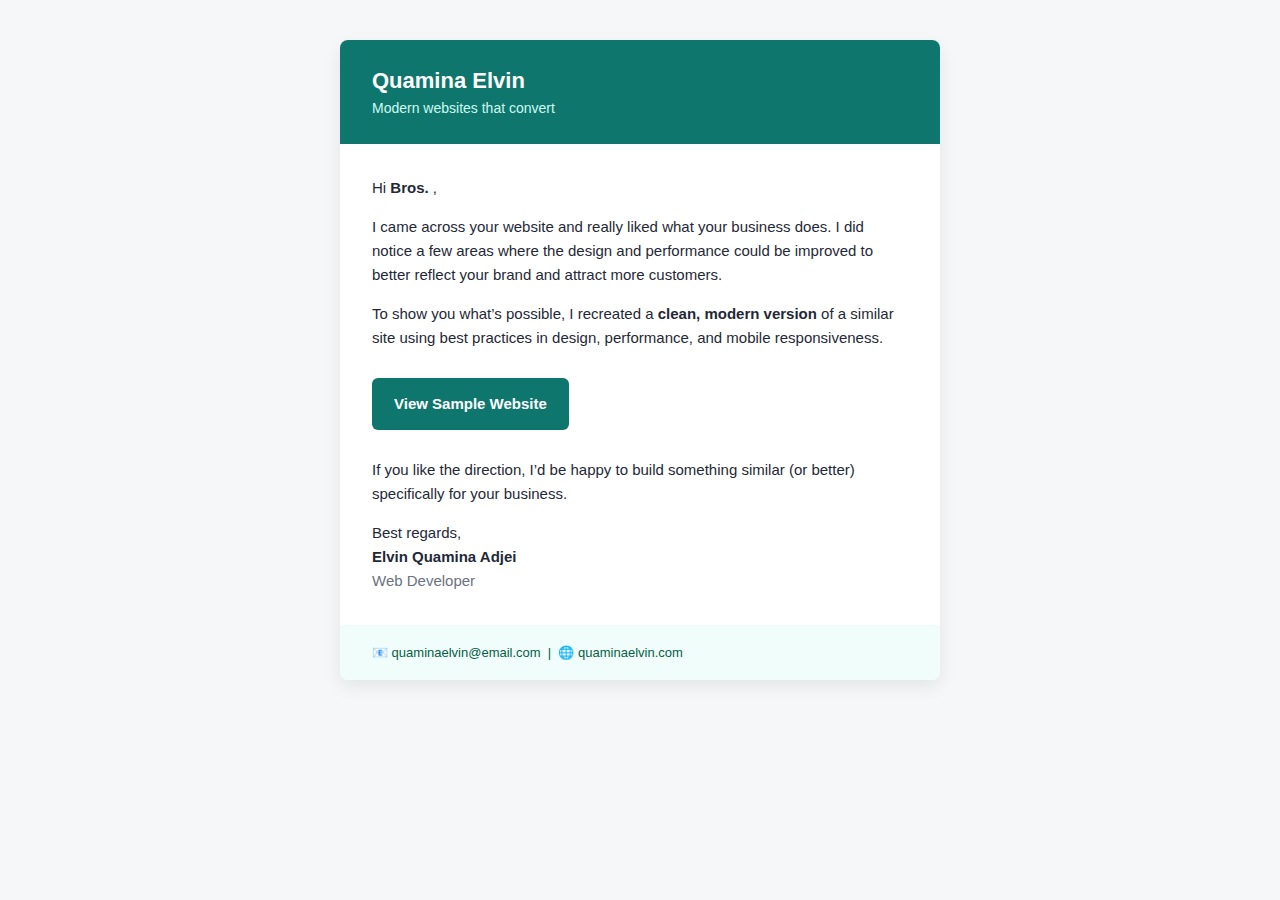
<file: EmailTemplate.html>
<!DOCTYPE html>
<html>
  <body style="margin:0; padding:0; background-color:#f5f7f9; font-family:Arial, Helvetica, sans-serif;">
    
    <!-- Wrapper -->
    <table width="100%" cellpadding="0" cellspacing="0" style="background-color:#f5f7f9; padding:40px 0;">
      <tr>
        <td align="center">

          <!-- Main Container -->
          <table width="600" cellpadding="0" cellspacing="0" style="background-color:#ffffff; border-radius:8px; overflow:hidden; box-shadow:0 6px 18px rgba(0,0,0,0.08);">
            
            <!-- Header -->
            <tr>
              <td style="background-color:#0f766e; padding:28px 32px;">
                <h1 style="margin:0; font-size:22px; color:#ffffff; font-weight:600;">
                  Quamina Elvin
                </h1>
                <p style="margin:6px 0 0; color:#ccfbf1; font-size:14px;">
                  Modern websites that convert
                </p>
              </td>
            </tr>

            <!-- Body -->
            <tr>
              <td style="padding:32px; color:#1f2937; font-size:15px; line-height:1.6;">
                
                <p style="margin-top:0;">
                  Hi <strong> Bros. </strong>,
                </p>

                <p>
                  I came across your website and really liked what your business does.  
                  I did notice a few areas where the design and performance could be improved to better reflect your brand and attract more customers.
                </p>

                <p>
                  To show you what’s possible, I recreated a <strong>clean, modern version</strong> of a similar site using best practices in design, performance, and mobile responsiveness.
                </p>

                <!-- CTA Button -->
                <table cellpadding="0" cellspacing="0" style="margin:28px 0;">
                  <tr>
                    <td>
                      <a href="[YOUR DEMO LINK]" 
                         style="background-color:#0f766e; color:#ffffff; text-decoration:none; padding:14px 22px; border-radius:6px; font-weight:600; display:inline-block;">
                        View Sample Website
                      </a>
                    </td>
                  </tr>
                </table>

                <p>
                  If you like the direction, I’d be happy to build something similar (or better) specifically for your business.
                </p>

                <p style="margin-bottom:0;">
                  Best regards,<br>
                  <strong>Elvin Quamina Adjei</strong><br>
                  <span style="color:#6b7280;">Web Developer</span>
                </p>

              </td>
            </tr>

            <!-- Footer -->
            <tr>
              <td style="background-color:#f0fdfa; padding:20px 32px; font-size:13px; color:#065f46;">
                <p style="margin:0;">
                  📧 quaminaelvin@email.com &nbsp;|&nbsp; 🌐 quaminaelvin.com
                </p>
              </td>
            </tr>

          </table>

        </td>
      </tr>
    </table>

  </body>
</html>
</file>
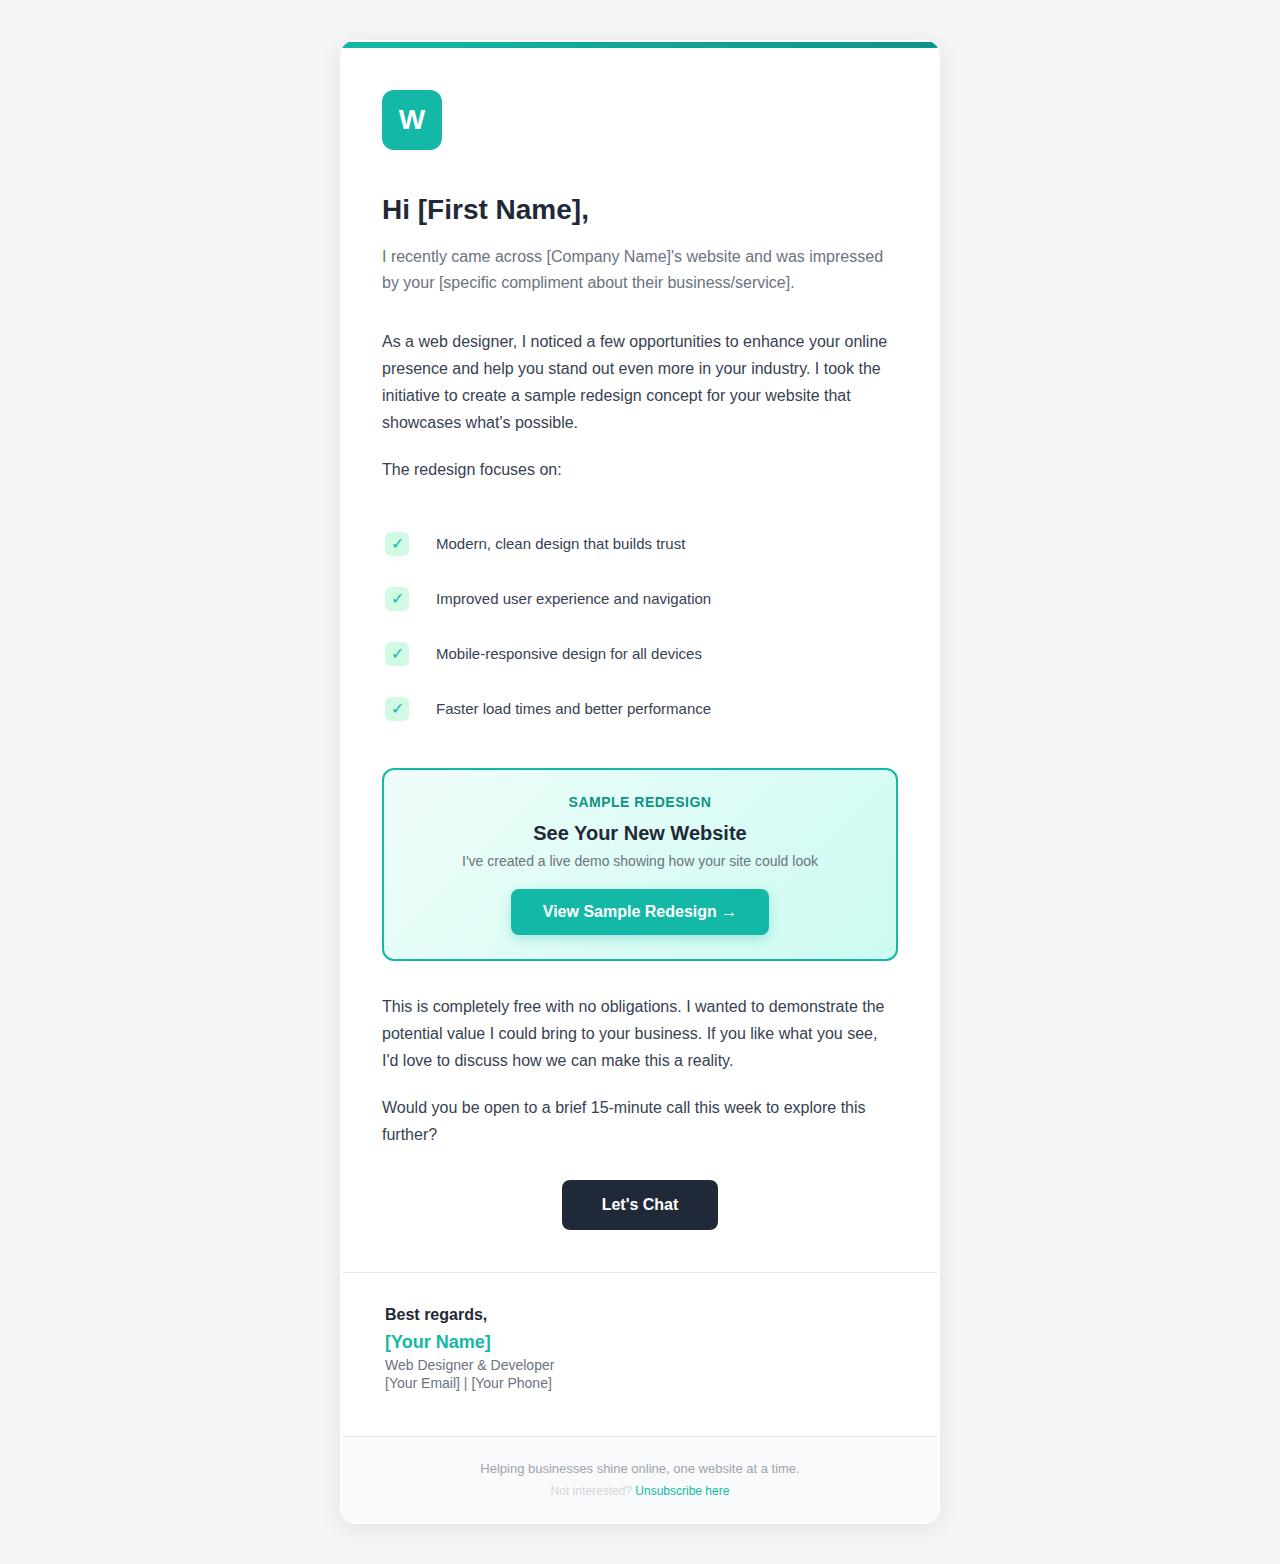
<file: EmailTemplate0.html>
<!DOCTYPE html>
<html lang="en">
<head>
    <meta charset="UTF-8">
    <meta name="viewport" content="width=device-width, initial-scale=1.0">
    <title>Website Redesign Proposal</title>
</head>
<body style="margin: 0; padding: 0; font-family: -apple-system, BlinkMacSystemFont, 'Segoe UI', Roboto, 'Helvetica Neue', Arial, sans-serif; background-color: #f5f5f5;">
    
    <!-- Email Container -->
    <table role="presentation" style="width: 100%; border-collapse: collapse; background-color: #f5f5f5;">
        <tr>
            <td style="padding: 40px 20px;">
                
                <!-- Main Content Card -->
                <table role="presentation" style="max-width: 600px; margin: 0 auto; background-color: #ffffff; border-radius: 16px; box-shadow: 0 4px 24px rgba(0, 0, 0, 0.08); overflow: hidden;">
                    
                    <!-- Header with Teal Accent -->
                    <tr>
                        <td style="background: linear-gradient(135deg, #14b8a6 0%, #0d9488 100%); padding: 0; height: 6px;"></td>
                    </tr>
                    
                    <!-- Logo/Branding Area -->
                    <tr>
                        <td style="padding: 40px 40px 20px 40px; text-align: center;">
                            <div style="display: inline-block; background-color: #14b8a6; width: 60px; height: 60px; border-radius: 12px; display: flex; align-items: center; justify-content: center; margin-bottom: 20px;">
                                <span style="color: #ffffff; font-size: 28px; font-weight: 700; line-height: 60px;">W</span>
                            </div>
                        </td>
                    </tr>
                    
                    <!-- Greeting -->
                    <tr>
                        <td style="padding: 0 40px 30px 40px;">
                            <h1 style="margin: 0 0 16px 0; font-size: 28px; font-weight: 700; color: #1f2937; line-height: 1.3;">
                                Hi [First Name],
                            </h1>
                            <p style="margin: 0; font-size: 16px; color: #6b7280; line-height: 1.6;">
                                I recently came across [Company Name]'s website and was impressed by your [specific compliment about their business/service].
                            </p>
                        </td>
                    </tr>
                    
                    <!-- Main Message -->
                    <tr>
                        <td style="padding: 0 40px 30px 40px;">
                            <p style="margin: 0 0 20px 0; font-size: 16px; color: #374151; line-height: 1.7;">
                                As a web designer, I noticed a few opportunities to enhance your online presence and help you stand out even more in your industry. I took the initiative to create a sample redesign concept for your website that showcases what's possible.
                            </p>
                            <p style="margin: 0; font-size: 16px; color: #374151; line-height: 1.7;">
                                The redesign focuses on:
                            </p>
                        </td>
                    </tr>
                    
                    <!-- Features List -->
                    <tr>
                        <td style="padding: 0 40px 30px 40px;">
                            <table role="presentation" style="width: 100%; border-collapse: collapse;">
                                <tr>
                                    <td style="padding: 12px 0;">
                                        <table role="presentation" style="width: 100%;">
                                            <tr>
                                                <td style="width: 36px; vertical-align: top; padding-top: 2px;">
                                                    <div style="width: 24px; height: 24px; background-color: #d1fae5; border-radius: 6px; display: flex; align-items: center; justify-content: center;">
                                                        <span style="color: #14b8a6; font-size: 16px; line-height: 24px;">✓</span>
                                                    </div>
                                                </td>
                                                <td style="padding-left: 12px;">
                                                    <p style="margin: 0; font-size: 15px; color: #374151; font-weight: 500;">
                                                        Modern, clean design that builds trust
                                                    </p>
                                                </td>
                                            </tr>
                                        </table>
                                    </td>
                                </tr>
                                <tr>
                                    <td style="padding: 12px 0;">
                                        <table role="presentation" style="width: 100%;">
                                            <tr>
                                                <td style="width: 36px; vertical-align: top; padding-top: 2px;">
                                                    <div style="width: 24px; height: 24px; background-color: #d1fae5; border-radius: 6px; display: flex; align-items: center; justify-content: center;">
                                                        <span style="color: #14b8a6; font-size: 16px; line-height: 24px;">✓</span>
                                                    </div>
                                                </td>
                                                <td style="padding-left: 12px;">
                                                    <p style="margin: 0; font-size: 15px; color: #374151; font-weight: 500;">
                                                        Improved user experience and navigation
                                                    </p>
                                                </td>
                                            </tr>
                                        </table>
                                    </td>
                                </tr>
                                <tr>
                                    <td style="padding: 12px 0;">
                                        <table role="presentation" style="width: 100%;">
                                            <tr>
                                                <td style="width: 36px; vertical-align: top; padding-top: 2px;">
                                                    <div style="width: 24px; height: 24px; background-color: #d1fae5; border-radius: 6px; display: flex; align-items: center; justify-content: center;">
                                                        <span style="color: #14b8a6; font-size: 16px; line-height: 24px;">✓</span>
                                                    </div>
                                                </td>
                                                <td style="padding-left: 12px;">
                                                    <p style="margin: 0; font-size: 15px; color: #374151; font-weight: 500;">
                                                        Mobile-responsive design for all devices
                                                    </p>
                                                </td>
                                            </tr>
                                        </table>
                                    </td>
                                </tr>
                                <tr>
                                    <td style="padding: 12px 0;">
                                        <table role="presentation" style="width: 100%;">
                                            <tr>
                                                <td style="width: 36px; vertical-align: top; padding-top: 2px;">
                                                    <div style="width: 24px; height: 24px; background-color: #d1fae5; border-radius: 6px; display: flex; align-items: center; justify-content: center;">
                                                        <span style="color: #14b8a6; font-size: 16px; line-height: 24px;">✓</span>
                                                    </div>
                                                </td>
                                                <td style="padding-left: 12px;">
                                                    <p style="margin: 0; font-size: 15px; color: #374151; font-weight: 500;">
                                                        Faster load times and better performance
                                                    </p>
                                                </td>
                                            </tr>
                                        </table>
                                    </td>
                                </tr>
                            </table>
                        </td>
                    </tr>
                    
                    <!-- Sample Preview Box -->
                    <tr>
                        <td style="padding: 0 40px 30px 40px;">
                            <div style="background: linear-gradient(135deg, #f0fdfa 0%, #ccfbf1 100%); border: 2px solid #14b8a6; border-radius: 12px; padding: 24px; text-align: center;">
                                <p style="margin: 0 0 12px 0; font-size: 14px; font-weight: 600; color: #0d9488; text-transform: uppercase; letter-spacing: 0.5px;">
                                    Sample Redesign
                                </p>
                                <h3 style="margin: 0 0 8px 0; font-size: 20px; font-weight: 700; color: #1f2937;">
                                    See Your New Website
                                </h3>
                                <p style="margin: 0 0 20px 0; font-size: 14px; color: #6b7280;">
                                    I've created a live demo showing how your site could look
                                </p>
                                <a href="[YOUR_SAMPLE_LINK]" style="display: inline-block; background-color: #14b8a6; color: #ffffff; text-decoration: none; padding: 14px 32px; border-radius: 8px; font-size: 16px; font-weight: 600; box-shadow: 0 4px 12px rgba(20, 184, 166, 0.3);">
                                    View Sample Redesign →
                                </a>
                            </div>
                        </td>
                    </tr>
                    
                    <!-- Value Proposition -->
                    <tr>
                        <td style="padding: 0 40px 30px 40px;">
                            <p style="margin: 0 0 20px 0; font-size: 16px; color: #374151; line-height: 1.7;">
                                This is completely free with no obligations. I wanted to demonstrate the potential value I could bring to your business. If you like what you see, I'd love to discuss how we can make this a reality.
                            </p>
                            <p style="margin: 0; font-size: 16px; color: #374151; line-height: 1.7;">
                                Would you be open to a brief 15-minute call this week to explore this further?
                            </p>
                        </td>
                    </tr>
                    
                    <!-- CTA Button -->
                    <tr>
                        <td style="padding: 0 40px 40px 40px; text-align: center;">
                            <a href="mailto:[YOUR_EMAIL]" style="display: inline-block; background-color: #1f2937; color: #ffffff; text-decoration: none; padding: 16px 40px; border-radius: 8px; font-size: 16px; font-weight: 600;">
                                Let's Chat
                            </a>
                        </td>
                    </tr>
                    
                    <!-- Signature -->
                    <tr>
                        <td style="padding: 0 40px 40px 40px; border-top: 1px solid #e5e7eb;">
                            <table role="presentation" style="width: 100%; margin-top: 30px;">
                                <tr>
                                    <td>
                                        <p style="margin: 0 0 8px 0; font-size: 16px; font-weight: 600; color: #1f2937;">
                                            Best regards,
                                        </p>
                                        <p style="margin: 0 0 4px 0; font-size: 18px; font-weight: 700; color: #14b8a6;">
                                            [Your Name]
                                        </p>
                                        <p style="margin: 0 0 2px 0; font-size: 14px; color: #6b7280;">
                                            Web Designer & Developer
                                        </p>
                                        <p style="margin: 0; font-size: 14px; color: #6b7280;">
                                            [Your Email] | [Your Phone]
                                        </p>
                                    </td>
                                </tr>
                            </table>
                        </td>
                    </tr>
                    
                    <!-- Footer -->
                    <tr>
                        <td style="background-color: #f9fafb; padding: 24px 40px; text-align: center; border-top: 1px solid #e5e7eb;">
                            <p style="margin: 0 0 8px 0; font-size: 13px; color: #9ca3af;">
                                Helping businesses shine online, one website at a time.
                            </p>
                            <p style="margin: 0; font-size: 12px; color: #d1d5db;">
                                Not interested? <a href="#" style="color: #14b8a6; text-decoration: none;">Unsubscribe here</a>
                            </p>
                        </td>
                    </tr>
                    
                </table>
                
            </td>
        </tr>
    </table>
    
</body>
</html>
</file>
